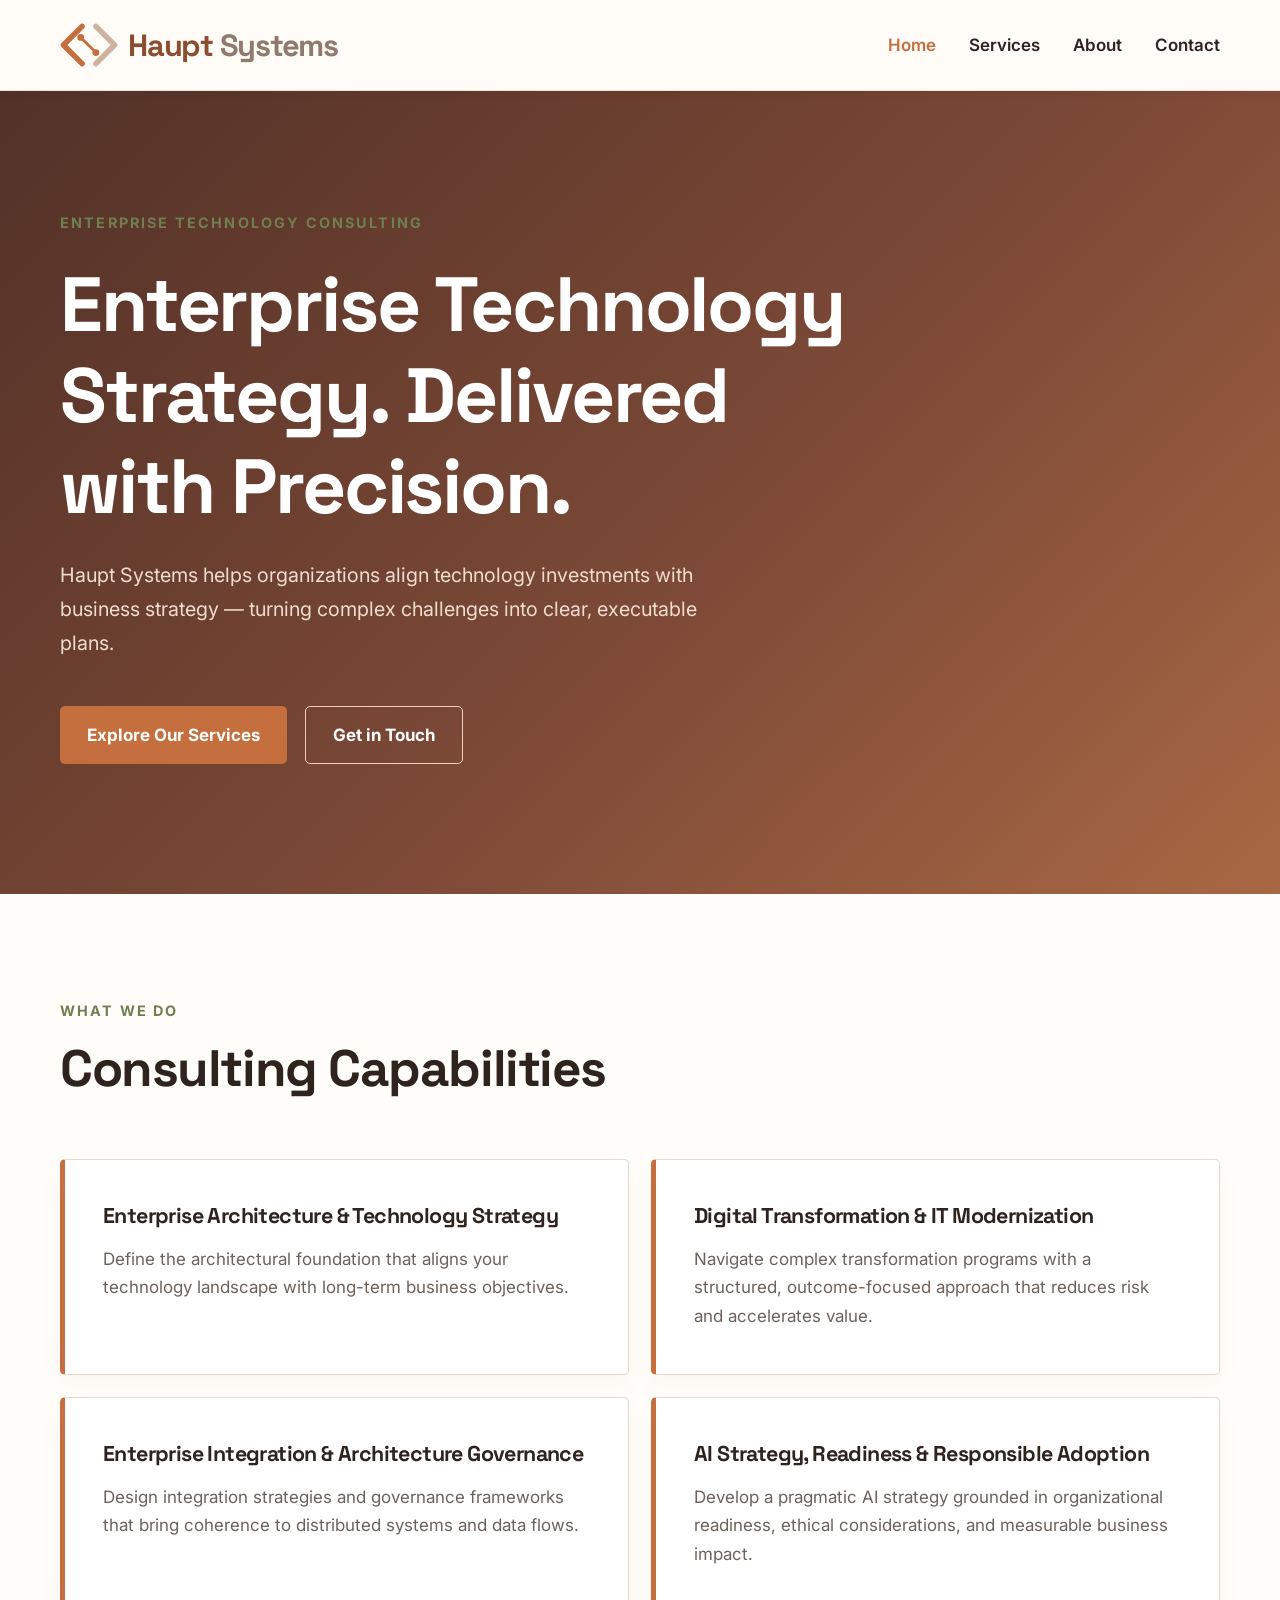
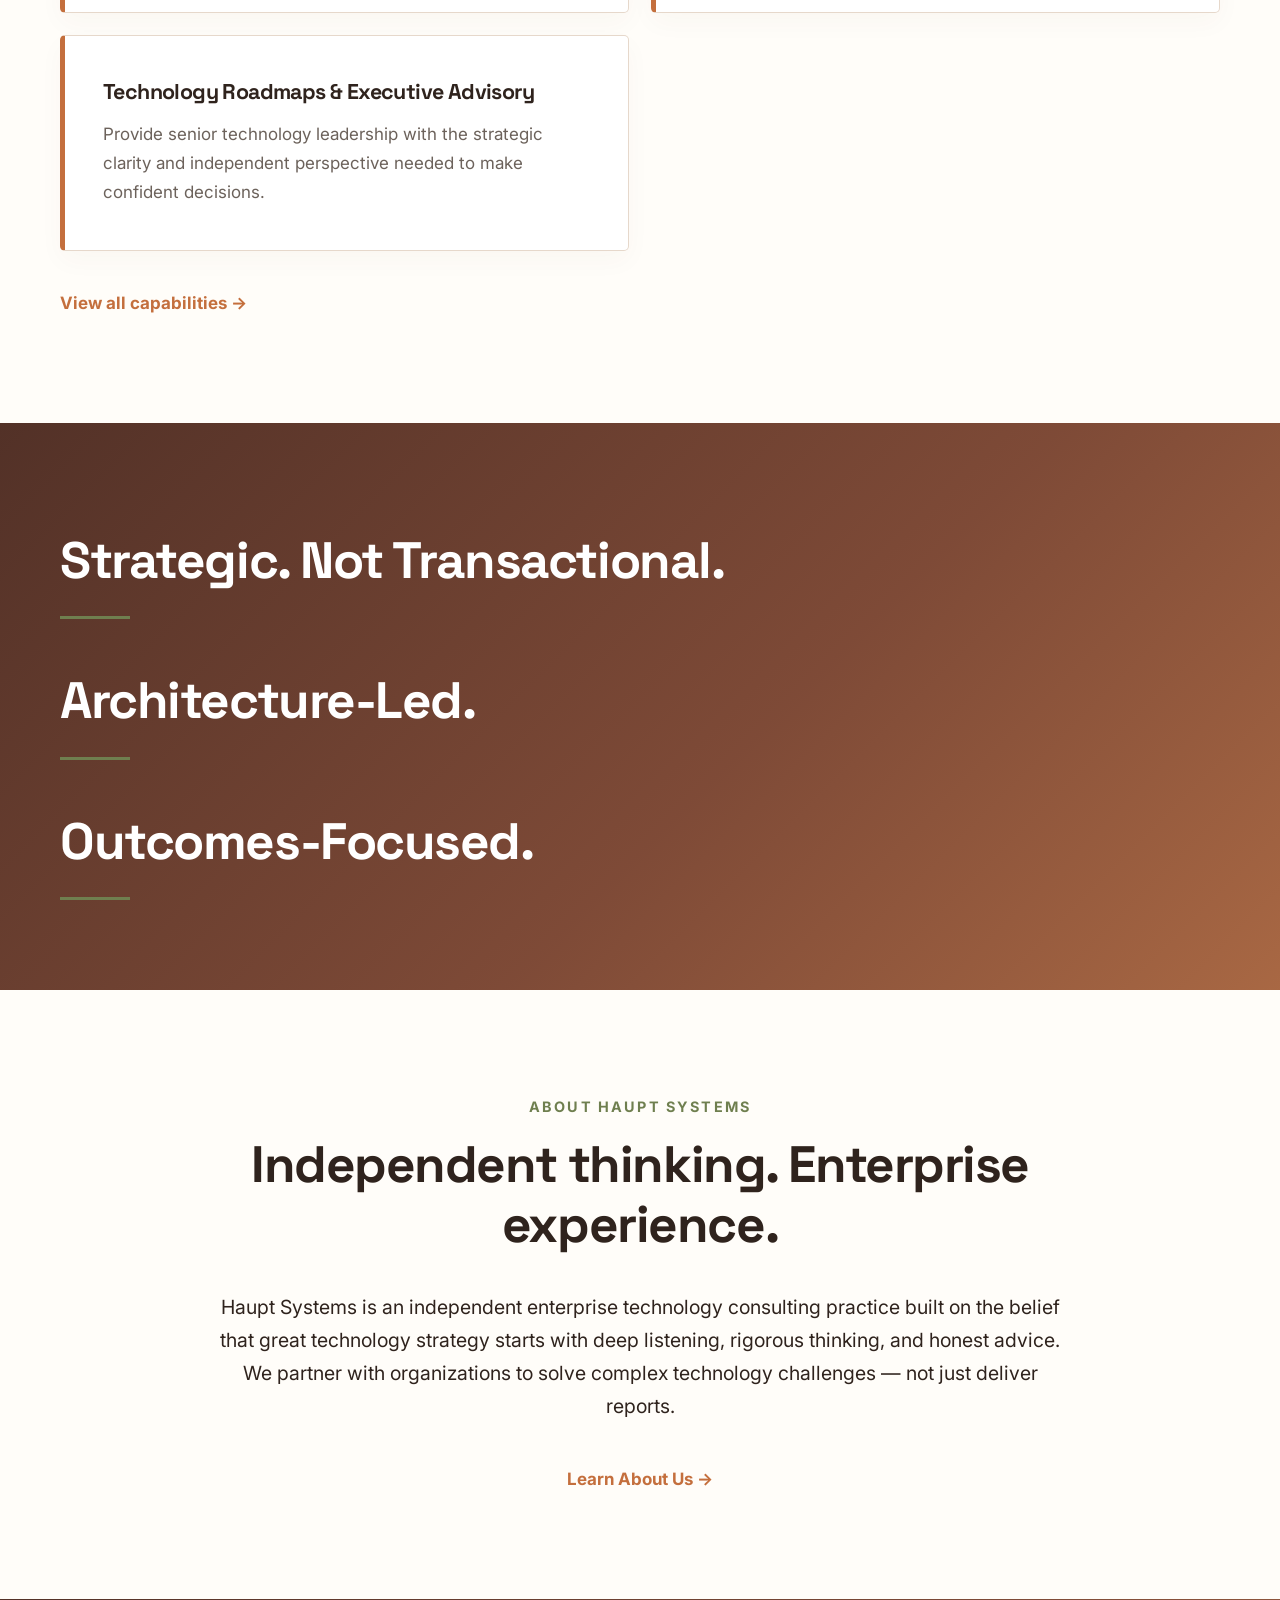
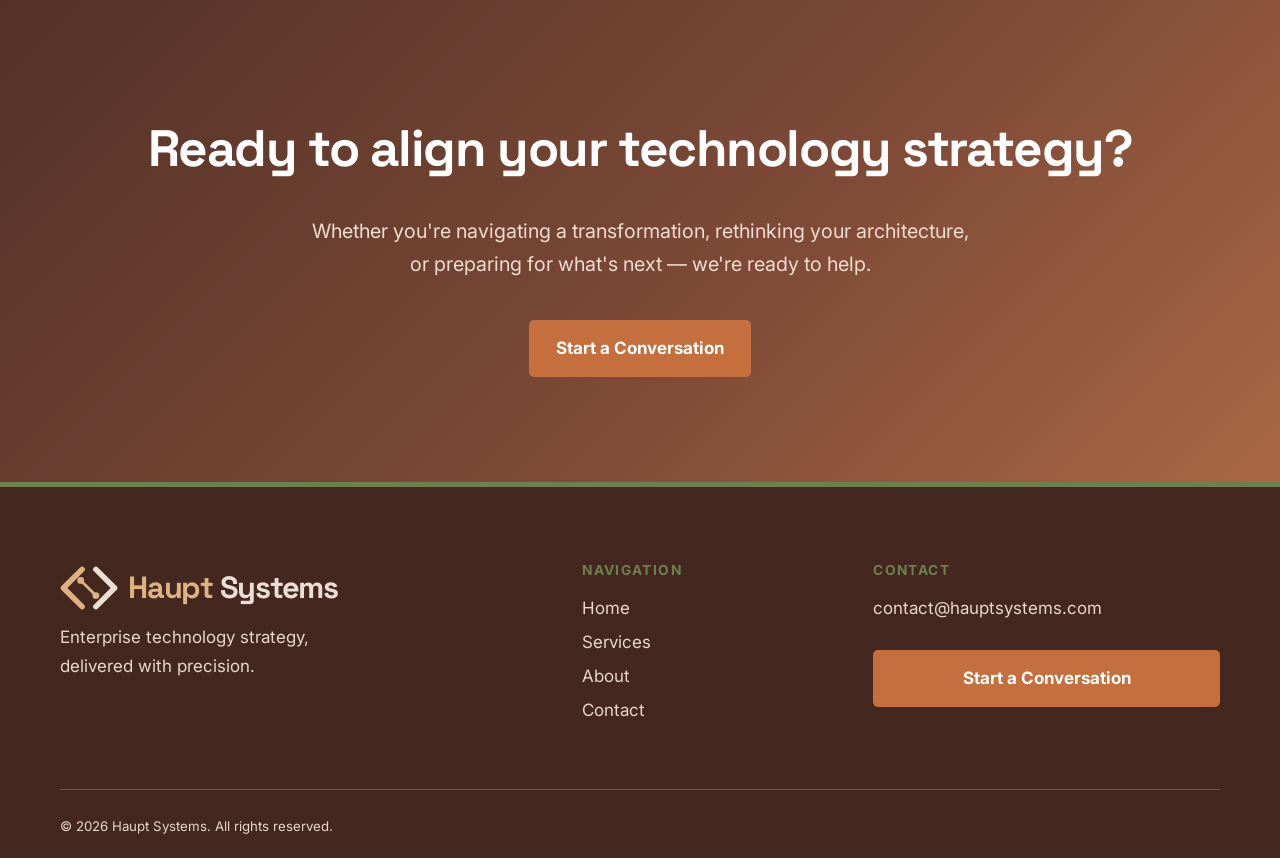
<file: index.html>
<!doctype html><html lang="en"><head><meta charset="utf-8"><meta name="viewport" content="width=device-width, initial-scale=1"><meta name="theme-color" content="#4f2d23"><meta name="description" content="Haupt Systems provides independent enterprise architecture, technology strategy, transformation, integration governance, and AI readiness advisory."><title>Enterprise Technology Consulting | Haupt Systems</title><link rel="icon" href="favicon.svg" type="image/svg+xml"><link rel="stylesheet" href="style.css"></head><body><a class="skip-link" href="#main">Skip to content</a><header class="site-header"><div class="container header-inner"><a class="brand" href="index.html" aria-label="Haupt Systems home"><svg class="logo-icon" xmlns="http://www.w3.org/2000/svg" viewBox="0 0 84 70" fill="none" aria-hidden="true"><path d="M32 8 5 35l27 27" stroke="#c46f3d" stroke-width="8" stroke-linecap="round" stroke-linejoin="round"/><path d="m52 8 27 27-27 27" stroke="#cdb39f" stroke-width="8" stroke-linecap="round" stroke-linejoin="round"/><path d="m30 24 22 22" stroke="#c46f3d" stroke-width="4"/><circle cx="30" cy="24" r="5" fill="#c46f3d"/><circle cx="52" cy="46" r="5" fill="#c46f3d"/></svg><span><b>Haupt</b> <em>Systems</em></span></a><button class="menu-toggle" aria-expanded="false" aria-controls="navigation" aria-label="Toggle navigation"><span></span><span></span><span></span></button><nav id="navigation" aria-label="Main navigation"><a href="index.html" class="active" aria-current="page">Home</a><a href="services.html" class="" >Services</a><a href="about.html" class="" >About</a><a href="contact.html" class="" >Contact</a></nav></div></header><main id="main"><section class="hero"><div class="container"><div class="eyebrow">Enterprise Technology Consulting</div><h1>Enterprise Technology<br>Strategy. Delivered<br>with Precision.</h1><p>Haupt Systems helps organizations align technology investments with business strategy — turning complex challenges into clear, executable plans.</p><div class="hero-actions"><a class="button button-primary" href="services.html">Explore Our Services</a><a class="button button-outline" href="contact.html">Get in Touch</a></div></div></section><section class="section"><div class="container"><div class="eyebrow">What We Do</div><h2>Consulting Capabilities</h2><div class="cards"><article class="service-card"><h3>Enterprise Architecture &amp; Technology Strategy</h3><p>Define the architectural foundation that aligns your technology landscape with long-term business objectives.</p></article><article class="service-card"><h3>Digital Transformation &amp; IT Modernization</h3><p>Navigate complex transformation programs with a structured, outcome-focused approach that reduces risk and accelerates value.</p></article><article class="service-card"><h3>Enterprise Integration &amp; Architecture Governance</h3><p>Design integration strategies and governance frameworks that bring coherence to distributed systems and data flows.</p></article><article class="service-card"><h3>AI Strategy, Readiness &amp; Responsible Adoption</h3><p>Develop a pragmatic AI strategy grounded in organizational readiness, ethical considerations, and measurable business impact.</p></article><article class="service-card"><h3>Technology Roadmaps &amp; Executive Advisory</h3><p>Provide senior technology leadership with the strategic clarity and independent perspective needed to make confident decisions.</p></article></div><a class="text-link" href="services.html">View all capabilities →</a></div></section><section class="dark-band"><div class="container pillars"><h2>Strategic. Not Transactional.</h2><h2>Architecture-Led.</h2><h2>Outcomes-Focused.</h2></div></section><section class="section centered"><div class="container narrow"><div class="eyebrow">About Haupt Systems</div><h2>Independent thinking. Enterprise experience.</h2><p>Haupt Systems is an independent enterprise technology consulting practice built on the belief that great technology strategy starts with deep listening, rigorous thinking, and honest advice. We partner with organizations to solve complex technology challenges — not just deliver reports.</p><a class="text-link" href="about.html">Learn About Us →</a></div></section><section class="cta"><div class="container"><h2>Ready to align your technology strategy?</h2><p>Whether you're navigating a transformation, rethinking your architecture, or preparing for what's next — we're ready to help.</p><a class="button button-primary" href="contact.html">Start a Conversation</a></div></section></main><footer class="site-footer"><div class="container footer-grid"><div><a class="brand brand-light" href="index.html"><svg class="logo-icon" xmlns="http://www.w3.org/2000/svg" viewBox="0 0 84 70" fill="none" aria-hidden="true"><path d="M32 8 5 35l27 27" stroke="#c46f3d" stroke-width="8" stroke-linecap="round" stroke-linejoin="round"/><path d="m52 8 27 27-27 27" stroke="#cdb39f" stroke-width="8" stroke-linecap="round" stroke-linejoin="round"/><path d="m30 24 22 22" stroke="#c46f3d" stroke-width="4"/><circle cx="30" cy="24" r="5" fill="#c46f3d"/><circle cx="52" cy="46" r="5" fill="#c46f3d"/></svg><span><b>Haupt</b> <em>Systems</em></span></a><p>Enterprise technology strategy,<br>delivered with precision.</p></div><div><h3>Navigation</h3><a href="index.html">Home</a><a href="services.html">Services</a><a href="about.html">About</a><a href="contact.html">Contact</a></div><div><h3>Contact</h3><a href="mailto:contact@hauptsystems.com">contact@hauptsystems.com</a><p><a class="button button-primary" href="contact.html">Start a Conversation</a></p></div></div><div class="container footer-bottom">© <span id="year">2026</span> Haupt Systems. All rights reserved.</div></footer><script src="script.js" defer></script></body></html>
</file>
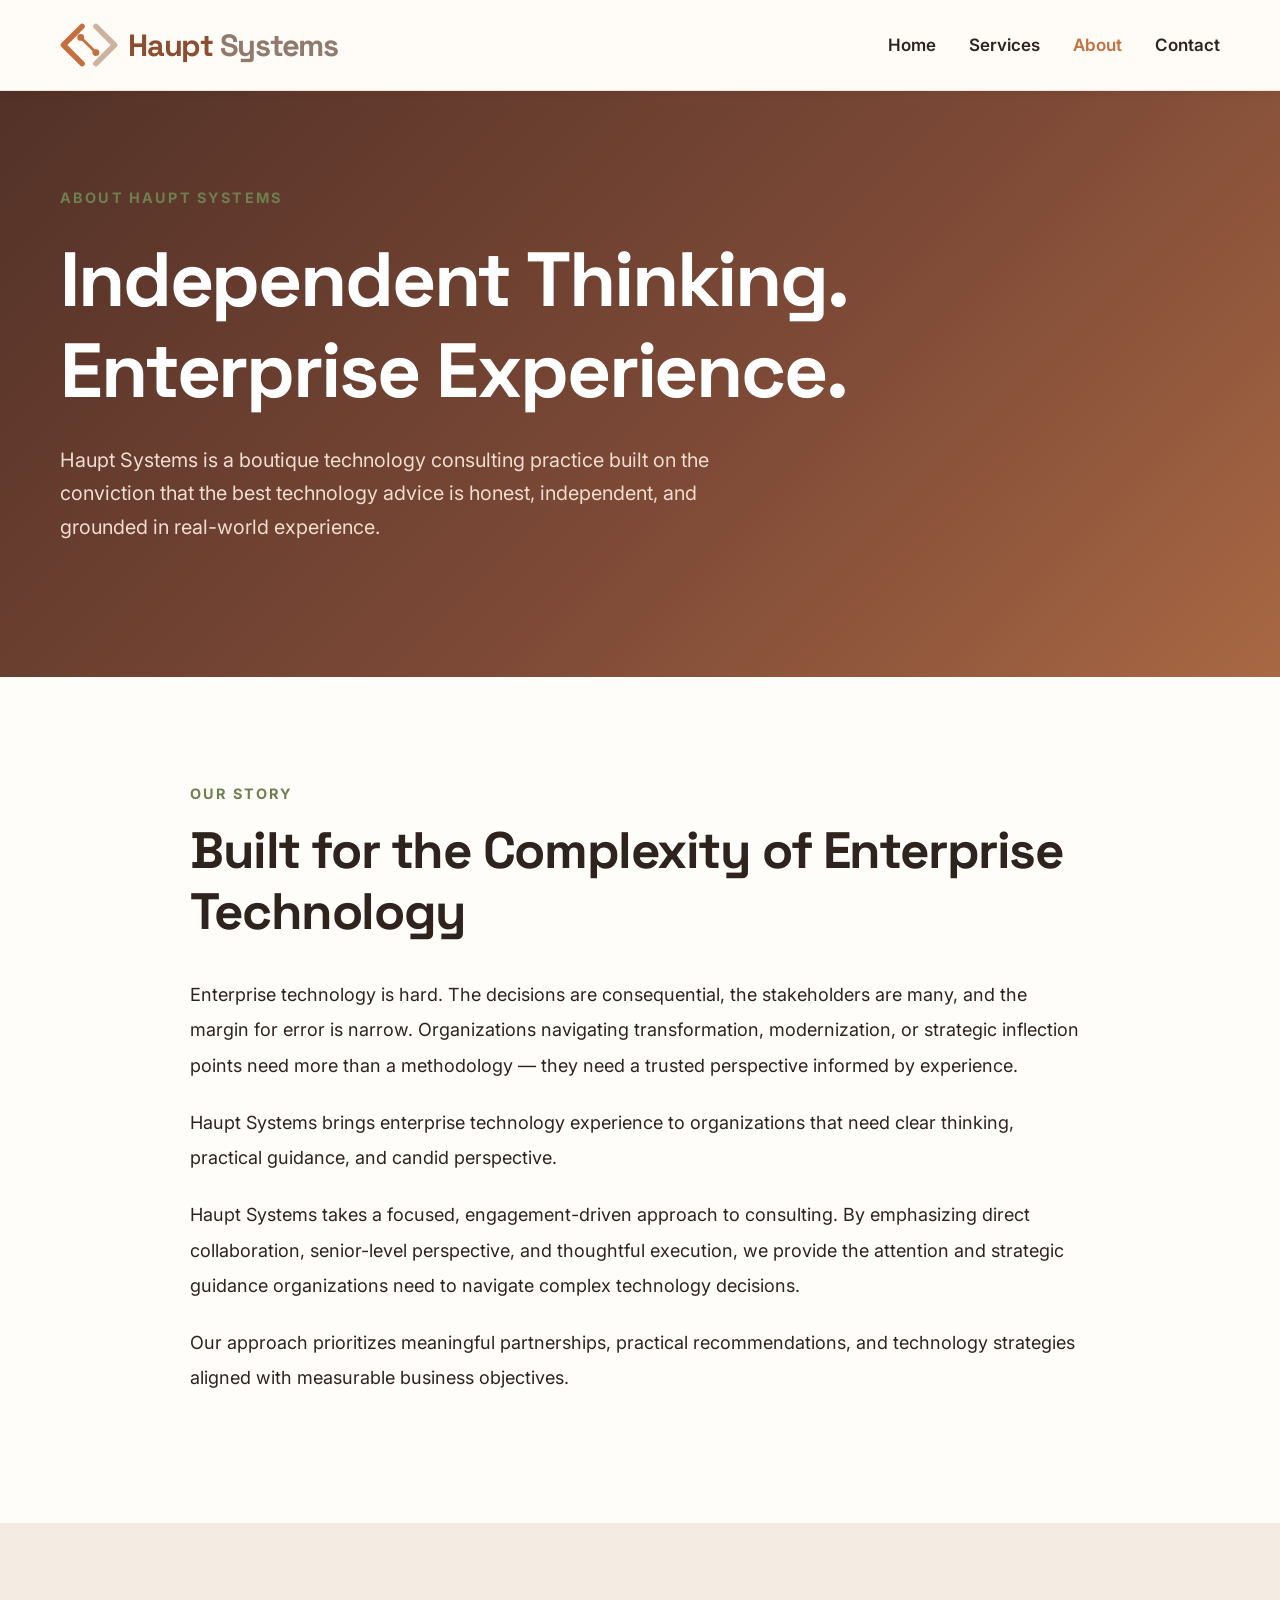
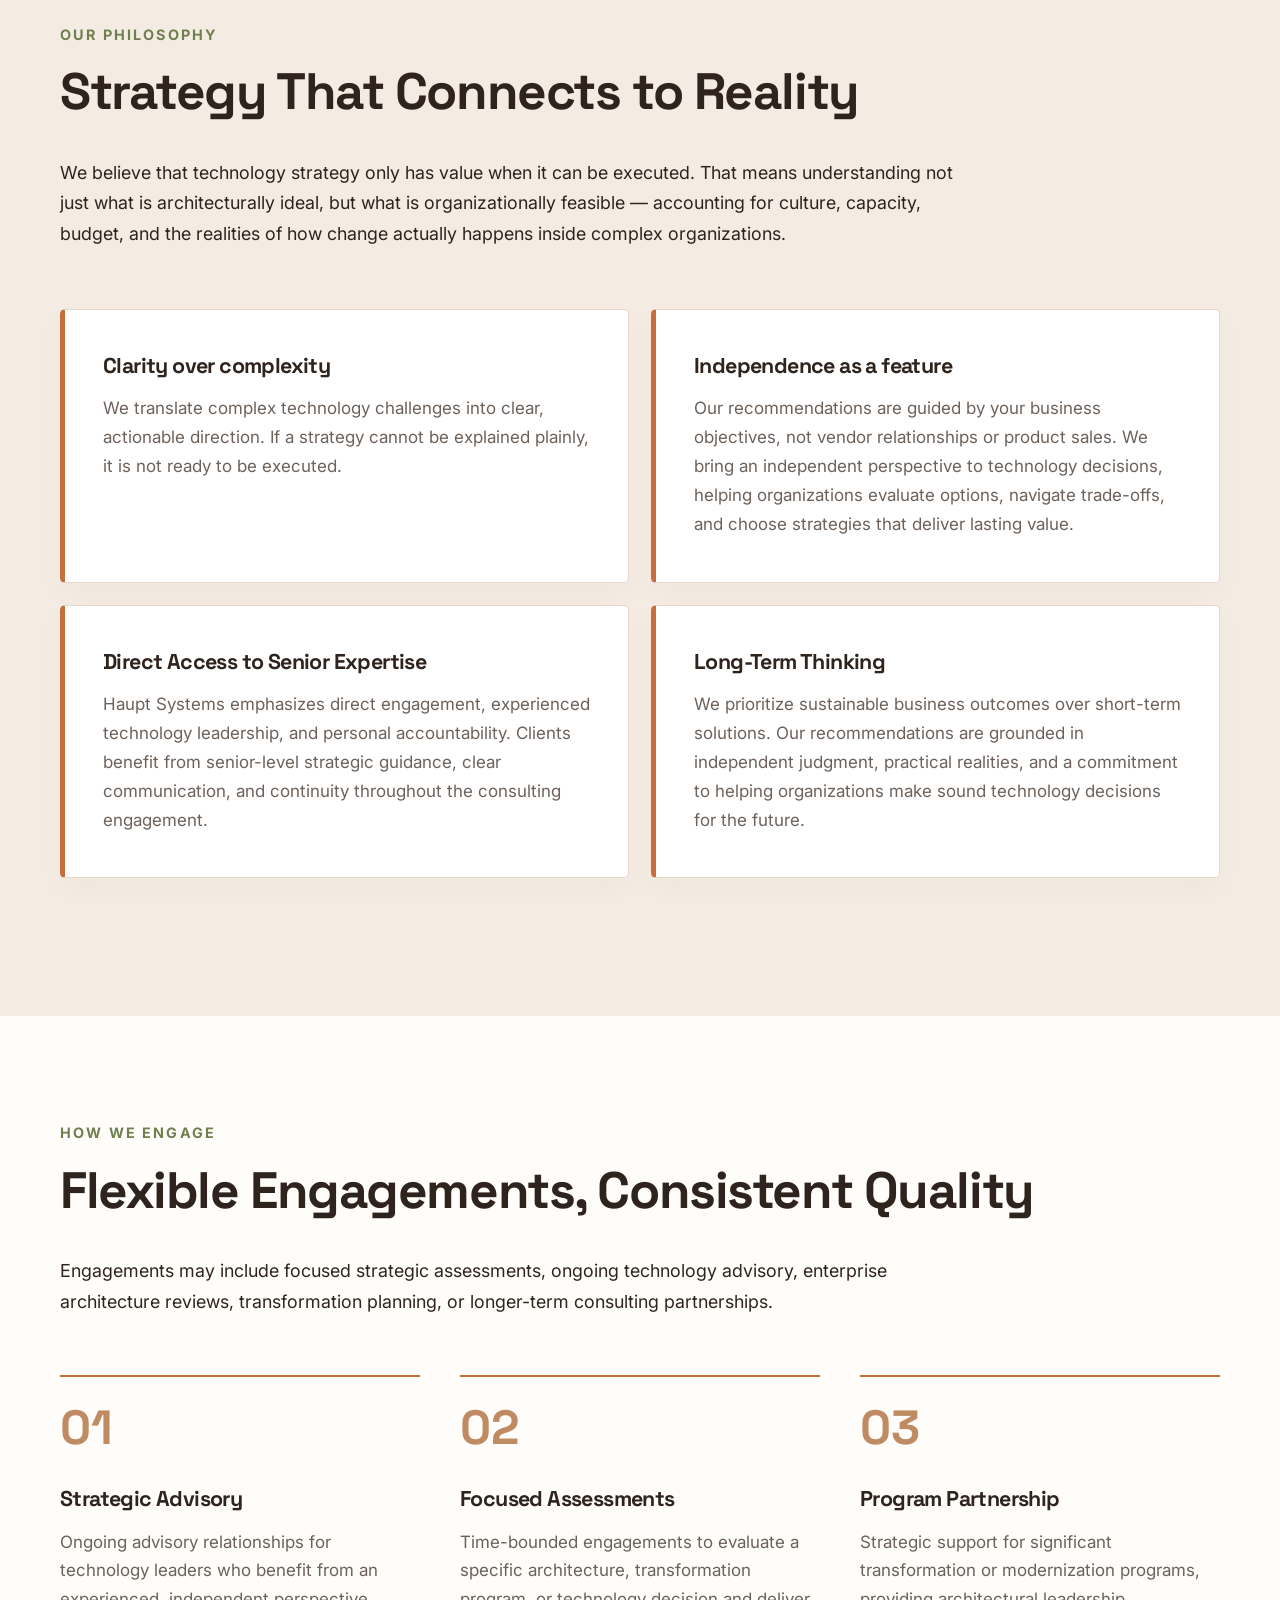
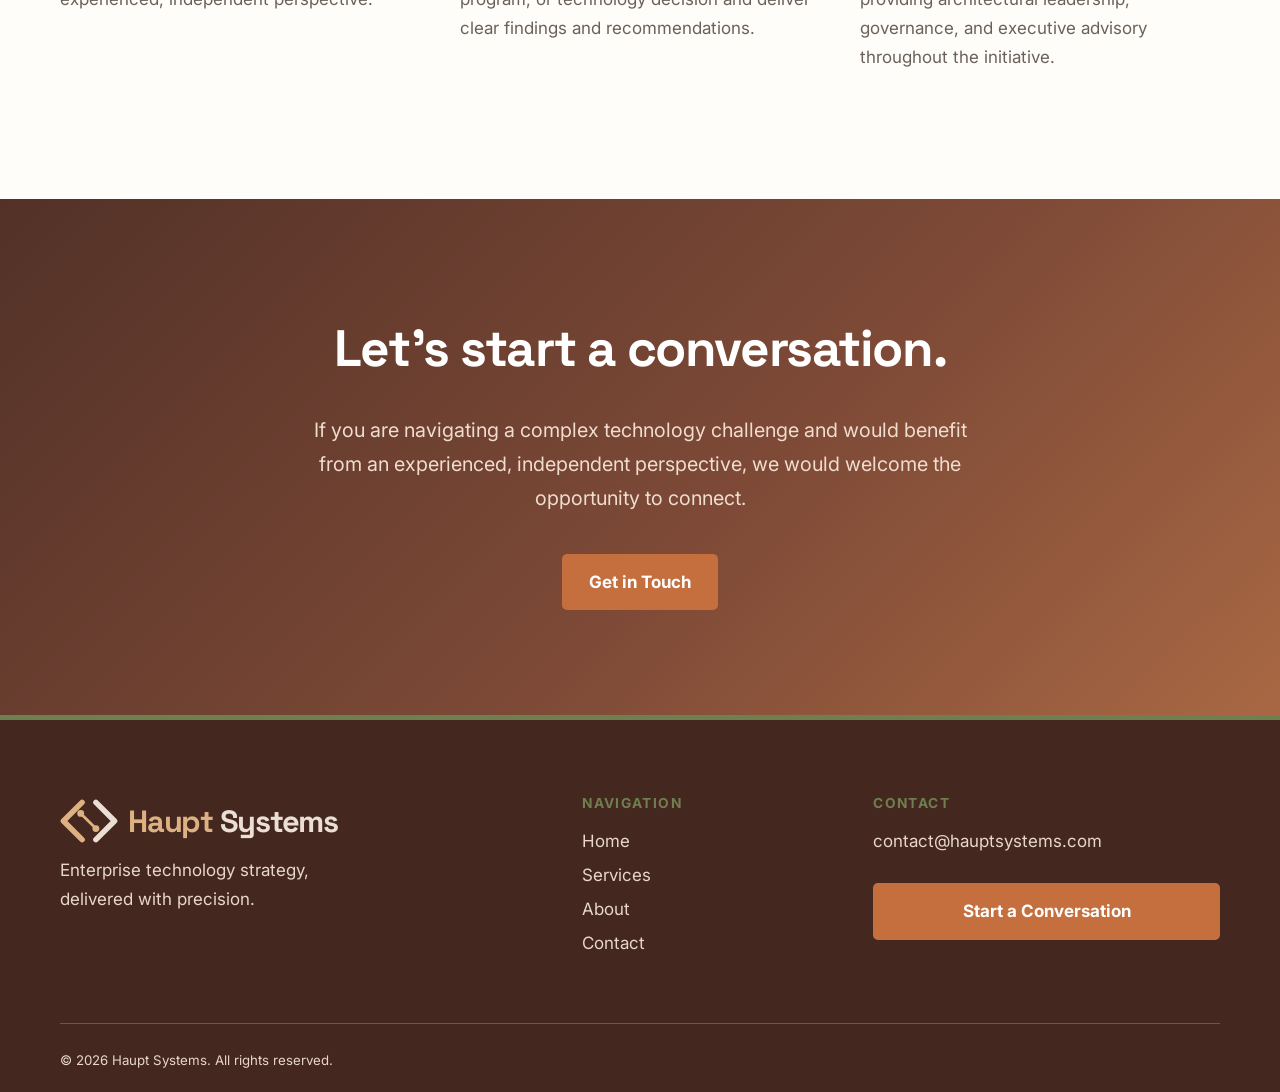
<file: about.html>
<!doctype html><html lang="en"><head><meta charset="utf-8"><meta name="viewport" content="width=device-width, initial-scale=1"><meta name="theme-color" content="#4f2d23"><meta name="description" content="Learn about Haupt Systems, an independent boutique enterprise technology consulting practice focused on architecture-led strategy and pragmatic guidance."><title>About Our Enterprise Technology Consulting Practice | Haupt Systems</title><link rel="icon" href="favicon.svg" type="image/svg+xml"><link rel="stylesheet" href="style.css"></head><body><a class="skip-link" href="#main">Skip to content</a><header class="site-header"><div class="container header-inner"><a class="brand" href="index.html" aria-label="Haupt Systems home"><svg class="logo-icon" xmlns="http://www.w3.org/2000/svg" viewBox="0 0 84 70" fill="none" aria-hidden="true"><path d="M32 8 5 35l27 27" stroke="#c46f3d" stroke-width="8" stroke-linecap="round" stroke-linejoin="round"/><path d="m52 8 27 27-27 27" stroke="#cdb39f" stroke-width="8" stroke-linecap="round" stroke-linejoin="round"/><path d="m30 24 22 22" stroke="#c46f3d" stroke-width="4"/><circle cx="30" cy="24" r="5" fill="#c46f3d"/><circle cx="52" cy="46" r="5" fill="#c46f3d"/></svg><span><b>Haupt</b> <em>Systems</em></span></a><button class="menu-toggle" aria-expanded="false" aria-controls="navigation" aria-label="Toggle navigation"><span></span><span></span><span></span></button><nav id="navigation" aria-label="Main navigation"><a href="index.html" class="" >Home</a><a href="services.html" class="" >Services</a><a href="about.html" class="active" aria-current="page">About</a><a href="contact.html" class="" >Contact</a></nav></div></header><main id="main"><section class="page-hero"><div class="container"><div class="eyebrow">About Haupt Systems</div><h1>Independent Thinking.<br>Enterprise Experience.</h1><p>Haupt Systems is a boutique technology consulting practice built on the conviction that the best technology advice is honest, independent, and grounded in real-world experience.</p></div></section><section class="section"><div class="container prose"><div class="eyebrow">Our Story</div><h2>Built for the Complexity of Enterprise Technology</h2><p>Enterprise technology is hard. The decisions are consequential, the stakeholders are many, and the margin for error is narrow. Organizations navigating transformation, modernization, or strategic inflection points need more than a methodology — they need a trusted perspective informed by experience.</p><p>Haupt Systems brings enterprise technology experience to organizations that need clear thinking, practical guidance, and candid perspective.</p><p>Haupt Systems takes a focused, engagement-driven approach to consulting. By emphasizing direct collaboration, senior-level perspective, and thoughtful execution, we provide the attention and strategic guidance organizations need to navigate complex technology decisions.</p><p>Our approach prioritizes meaningful partnerships, practical recommendations, and technology strategies aligned with measurable business objectives.</p></div></section><section class="soft-section"><div class="container"><div class="eyebrow">Our Philosophy</div><h2>Strategy That Connects to Reality</h2><p class="section-intro">We believe that technology strategy only has value when it can be executed. That means understanding not just what is architecturally ideal, but what is organizationally feasible — accounting for culture, capacity, budget, and the realities of how change actually happens inside complex organizations.</p><div class="cards"><article class="service-card"><h3>Clarity over complexity</h3><p>We translate complex technology challenges into clear, actionable direction. If a strategy cannot be explained plainly, it is not ready to be executed.</p></article><article class="service-card"><h3>Independence as a feature</h3><p>Our recommendations are guided by your business objectives, not vendor relationships or product sales. We bring an independent perspective to technology decisions, helping organizations evaluate options, navigate trade-offs, and choose strategies that deliver lasting value.</p></article><article class="service-card"><h3>Direct Access to Senior Expertise</h3><p>Haupt Systems emphasizes direct engagement, experienced technology leadership, and personal accountability. Clients benefit from senior-level strategic guidance, clear communication, and continuity throughout the consulting engagement.</p></article><article class="service-card"><h3>Long-Term Thinking</h3><p>We prioritize sustainable business outcomes over short-term solutions. Our recommendations are grounded in independent judgment, practical realities, and a commitment to helping organizations make sound technology decisions for the future.</p></article></div></div></section><section class="section"><div class="container"><div class="eyebrow">How We Engage</div><h2>Flexible Engagements, Consistent Quality</h2><p class="section-intro">Engagements may include focused strategic assessments, ongoing technology advisory, enterprise architecture reviews, transformation planning, or longer-term consulting partnerships.</p><div class="three-grid"><article><span class="num">01</span><h3>Strategic Advisory</h3><p>Ongoing advisory relationships for technology leaders who benefit from an experienced, independent perspective.</p></article><article><span class="num">02</span><h3>Focused Assessments</h3><p>Time-bounded engagements to evaluate a specific architecture, transformation program, or technology decision and deliver clear findings and recommendations.</p></article><article><span class="num">03</span><h3>Program Partnership</h3><p>Strategic support for significant transformation or modernization programs, providing architectural leadership, governance, and executive advisory throughout the initiative.</p></article></div></div></section><section class="cta"><div class="container"><h2>Let's start a conversation.</h2><p>If you are navigating a complex technology challenge and would benefit from an experienced, independent perspective, we would welcome the opportunity to connect.</p><a class="button button-primary" href="contact.html">Get in Touch</a></div></section></main><footer class="site-footer"><div class="container footer-grid"><div><a class="brand brand-light" href="index.html"><svg class="logo-icon" xmlns="http://www.w3.org/2000/svg" viewBox="0 0 84 70" fill="none" aria-hidden="true"><path d="M32 8 5 35l27 27" stroke="#c46f3d" stroke-width="8" stroke-linecap="round" stroke-linejoin="round"/><path d="m52 8 27 27-27 27" stroke="#cdb39f" stroke-width="8" stroke-linecap="round" stroke-linejoin="round"/><path d="m30 24 22 22" stroke="#c46f3d" stroke-width="4"/><circle cx="30" cy="24" r="5" fill="#c46f3d"/><circle cx="52" cy="46" r="5" fill="#c46f3d"/></svg><span><b>Haupt</b> <em>Systems</em></span></a><p>Enterprise technology strategy,<br>delivered with precision.</p></div><div><h3>Navigation</h3><a href="index.html">Home</a><a href="services.html">Services</a><a href="about.html">About</a><a href="contact.html">Contact</a></div><div><h3>Contact</h3><a href="mailto:contact@hauptsystems.com">contact@hauptsystems.com</a><p><a class="button button-primary" href="contact.html">Start a Conversation</a></p></div></div><div class="container footer-bottom">© <span id="year">2026</span> Haupt Systems. All rights reserved.</div></footer><script src="script.js" defer></script></body></html>
</file>
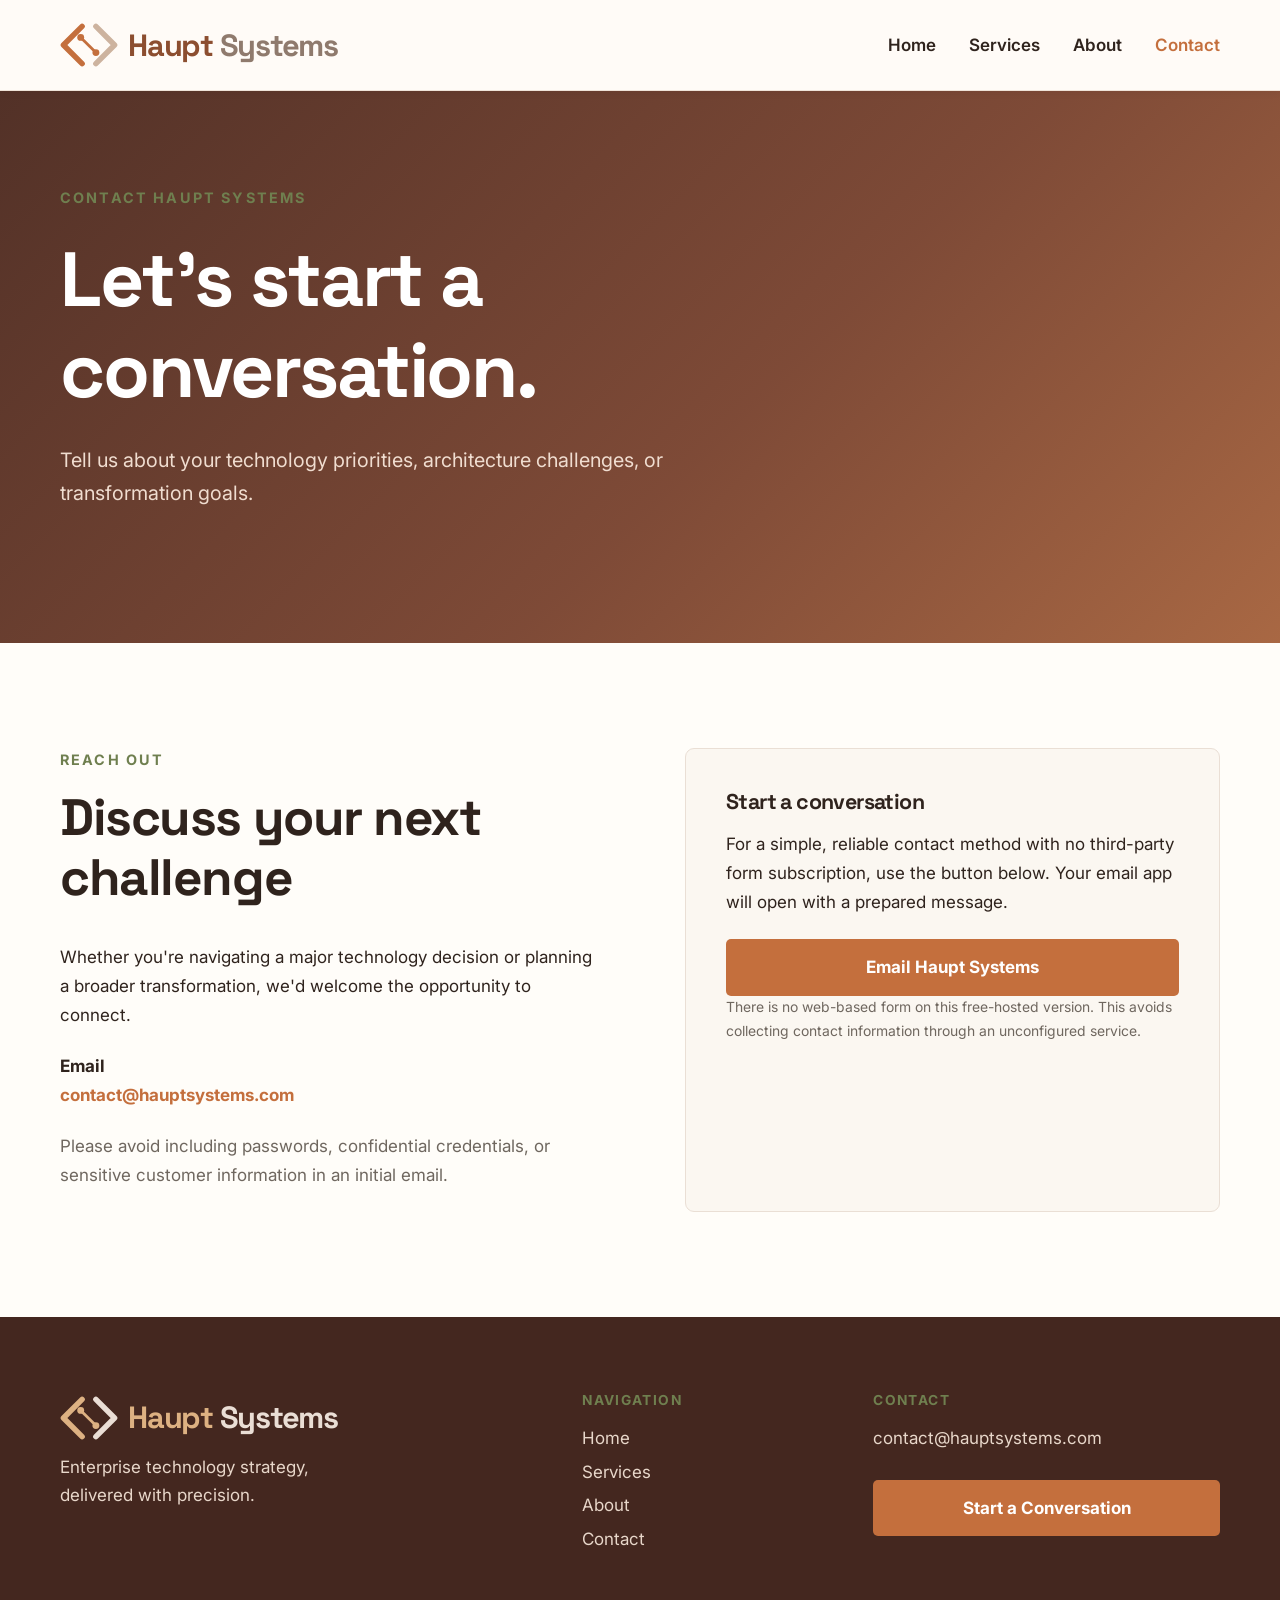
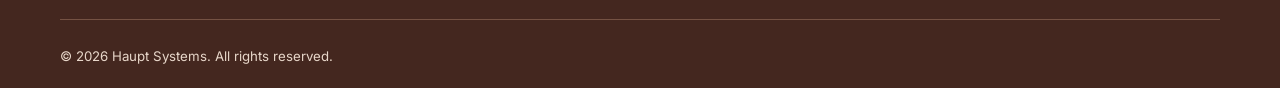
<file: contact.html>
<!doctype html><html lang="en"><head><meta charset="utf-8"><meta name="viewport" content="width=device-width, initial-scale=1"><meta name="theme-color" content="#4f2d23"><meta name="description" content="Contact Haupt Systems about enterprise architecture, technology transformation, AI readiness, and strategic advisory engagements."><title>Contact Our Enterprise Technology Consultants | Haupt Systems</title><link rel="icon" href="favicon.svg" type="image/svg+xml"><link rel="stylesheet" href="style.css"></head><body><a class="skip-link" href="#main">Skip to content</a><header class="site-header"><div class="container header-inner"><a class="brand" href="index.html" aria-label="Haupt Systems home"><svg class="logo-icon" xmlns="http://www.w3.org/2000/svg" viewBox="0 0 84 70" fill="none" aria-hidden="true"><path d="M32 8 5 35l27 27" stroke="#c46f3d" stroke-width="8" stroke-linecap="round" stroke-linejoin="round"/><path d="m52 8 27 27-27 27" stroke="#cdb39f" stroke-width="8" stroke-linecap="round" stroke-linejoin="round"/><path d="m30 24 22 22" stroke="#c46f3d" stroke-width="4"/><circle cx="30" cy="24" r="5" fill="#c46f3d"/><circle cx="52" cy="46" r="5" fill="#c46f3d"/></svg><span><b>Haupt</b> <em>Systems</em></span></a><button class="menu-toggle" aria-expanded="false" aria-controls="navigation" aria-label="Toggle navigation"><span></span><span></span><span></span></button><nav id="navigation" aria-label="Main navigation"><a href="index.html" class="" >Home</a><a href="services.html" class="" >Services</a><a href="about.html" class="" >About</a><a href="contact.html" class="active" aria-current="page">Contact</a></nav></div></header><main id="main"><section class="page-hero"><div class="container"><div class="eyebrow">Contact Haupt Systems</div><h1>Let's start a<br>conversation.</h1><p>Tell us about your technology priorities, architecture challenges, or transformation goals.</p></div></section><section class="section"><div class="container contact-grid"><div><div class="eyebrow">Reach Out</div><h2>Discuss your next challenge</h2><p>Whether you're navigating a major technology decision or planning a broader transformation, we'd welcome the opportunity to connect.</p><p><strong>Email</strong><br><a class="text-link" href="mailto:contact@hauptsystems.com">contact@hauptsystems.com</a></p><p class="muted">Please avoid including passwords, confidential credentials, or sensitive customer information in an initial email.</p></div><div class="contact-panel"><h3>Start a conversation</h3><p>For a simple, reliable contact method with no third-party form subscription, use the button below. Your email app will open with a prepared message.</p><a class="button button-primary button-wide" href="mailto:contact@hauptsystems.com?subject=Haupt%20Systems%20Consulting%20Inquiry">Email Haupt Systems</a><p class="muted small">There is no web-based form on this free-hosted version. This avoids collecting contact information through an unconfigured service.</p></div></div></section></main><footer class="site-footer"><div class="container footer-grid"><div><a class="brand brand-light" href="index.html"><svg class="logo-icon" xmlns="http://www.w3.org/2000/svg" viewBox="0 0 84 70" fill="none" aria-hidden="true"><path d="M32 8 5 35l27 27" stroke="#c46f3d" stroke-width="8" stroke-linecap="round" stroke-linejoin="round"/><path d="m52 8 27 27-27 27" stroke="#cdb39f" stroke-width="8" stroke-linecap="round" stroke-linejoin="round"/><path d="m30 24 22 22" stroke="#c46f3d" stroke-width="4"/><circle cx="30" cy="24" r="5" fill="#c46f3d"/><circle cx="52" cy="46" r="5" fill="#c46f3d"/></svg><span><b>Haupt</b> <em>Systems</em></span></a><p>Enterprise technology strategy,<br>delivered with precision.</p></div><div><h3>Navigation</h3><a href="index.html">Home</a><a href="services.html">Services</a><a href="about.html">About</a><a href="contact.html">Contact</a></div><div><h3>Contact</h3><a href="mailto:contact@hauptsystems.com">contact@hauptsystems.com</a><p><a class="button button-primary" href="contact.html">Start a Conversation</a></p></div></div><div class="container footer-bottom">© <span id="year">2026</span> Haupt Systems. All rights reserved.</div></footer><script src="script.js" defer></script></body></html>
</file>
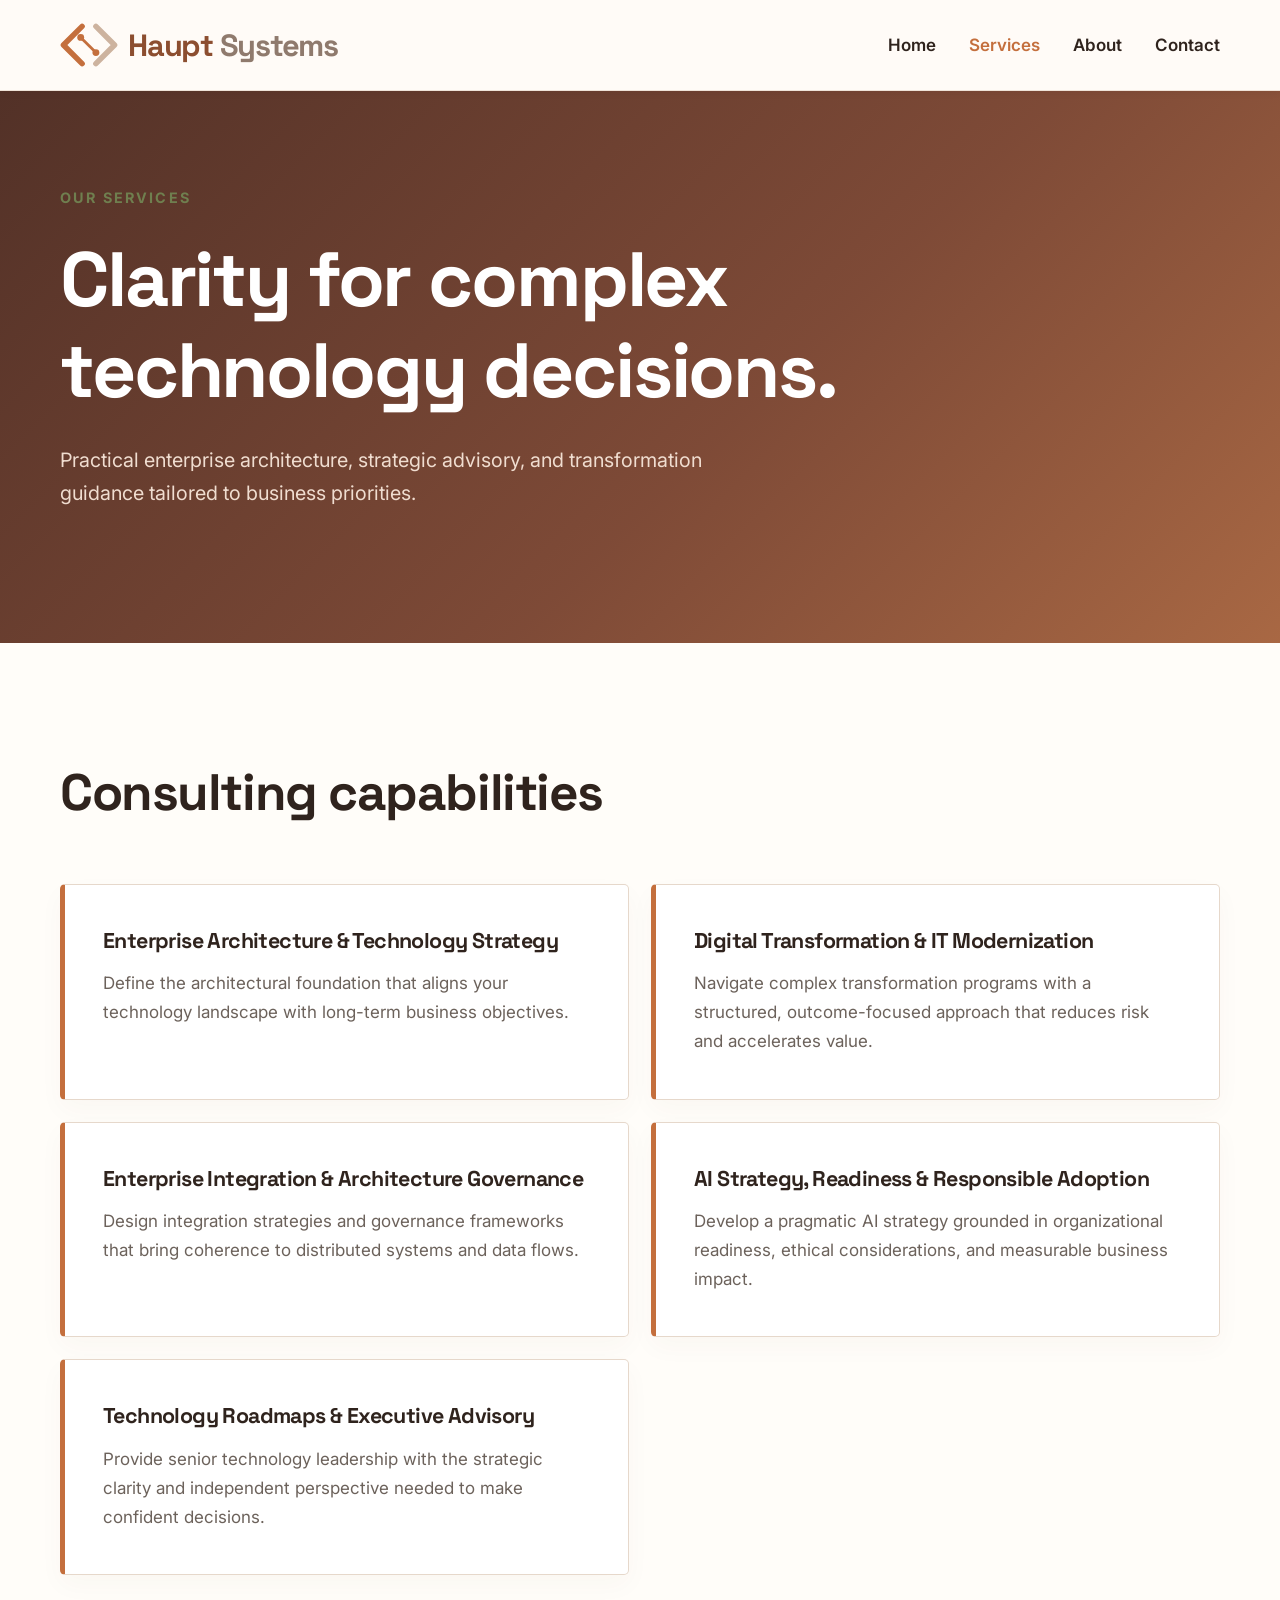
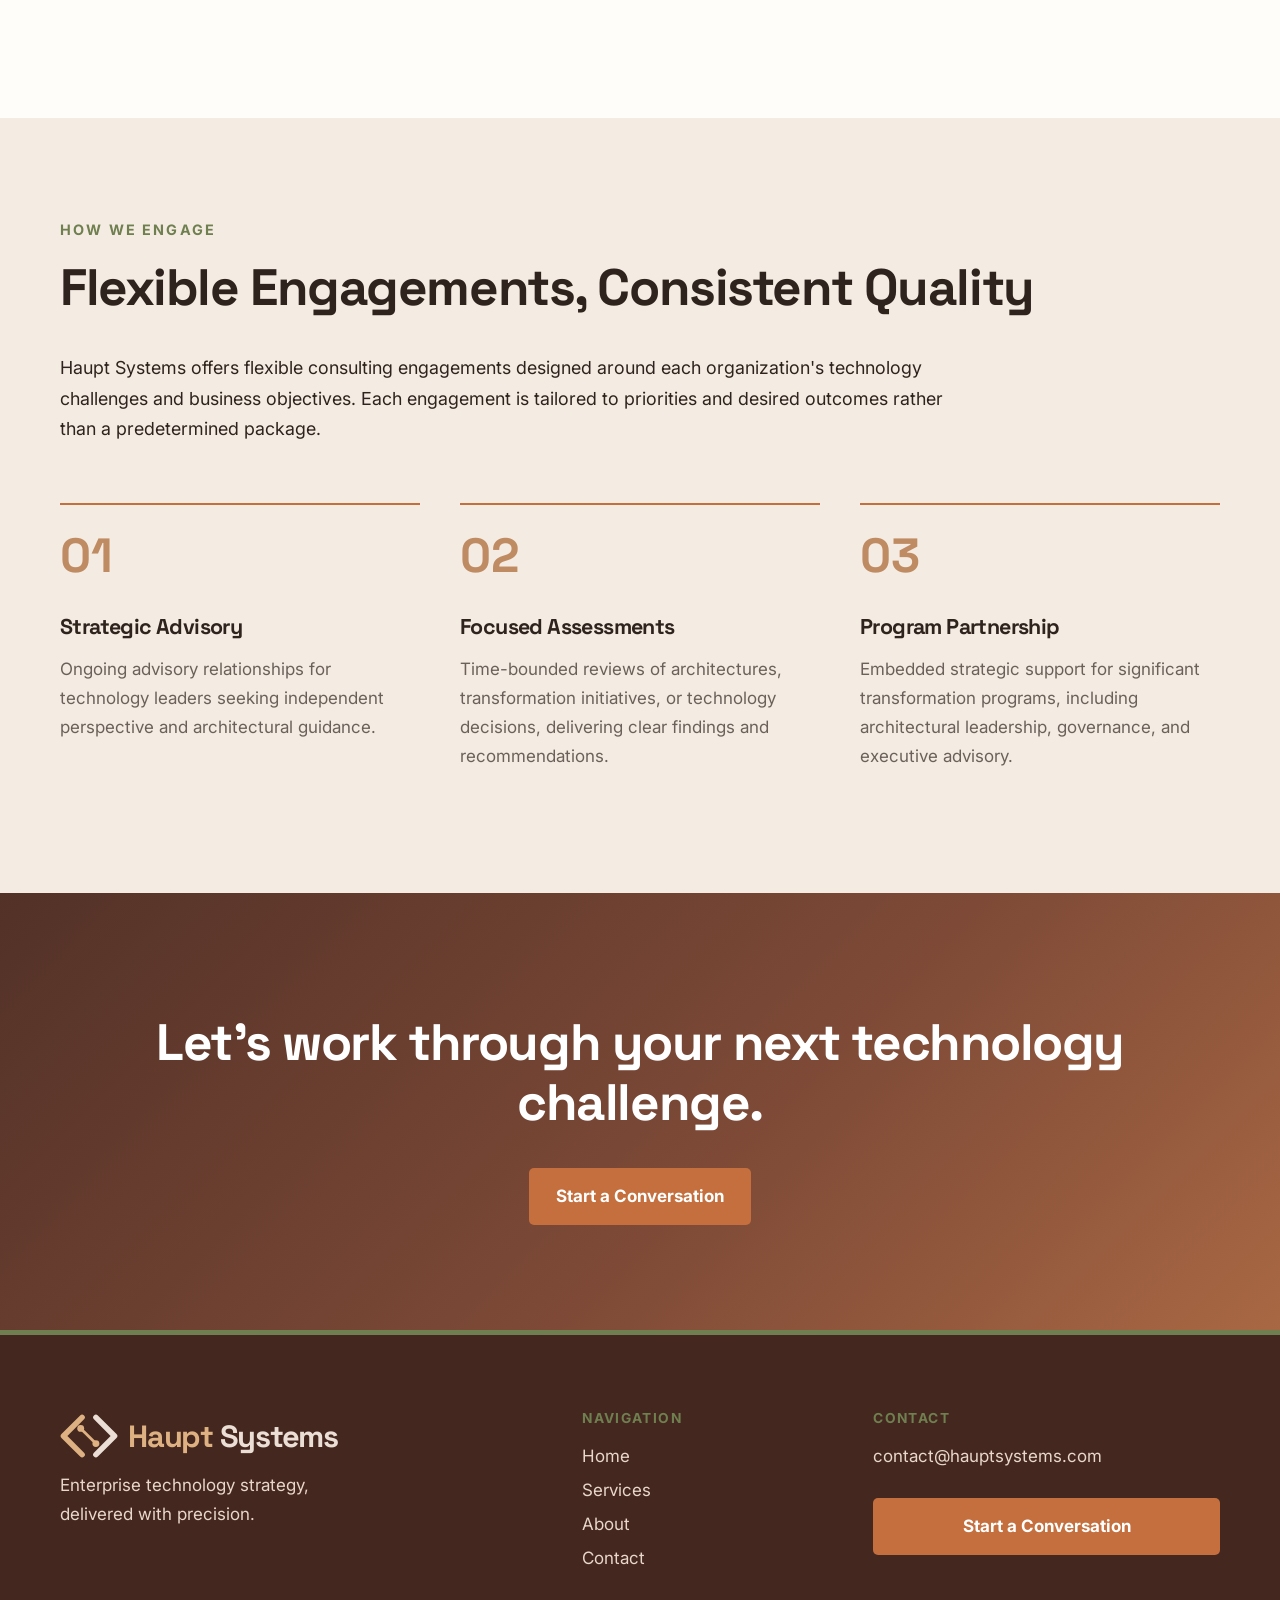
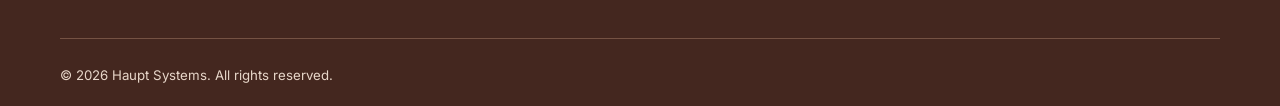
<file: services.html>
<!doctype html><html lang="en"><head><meta charset="utf-8"><meta name="viewport" content="width=device-width, initial-scale=1"><meta name="theme-color" content="#4f2d23"><meta name="description" content="Explore architecture strategy, modernization, integration governance, AI readiness, roadmaps, and executive advisory services from Haupt Systems."><title>Enterprise Architecture &amp; Technology Strategy Services | Haupt Systems</title><link rel="icon" href="favicon.svg" type="image/svg+xml"><link rel="stylesheet" href="style.css"></head><body><a class="skip-link" href="#main">Skip to content</a><header class="site-header"><div class="container header-inner"><a class="brand" href="index.html" aria-label="Haupt Systems home"><svg class="logo-icon" xmlns="http://www.w3.org/2000/svg" viewBox="0 0 84 70" fill="none" aria-hidden="true"><path d="M32 8 5 35l27 27" stroke="#c46f3d" stroke-width="8" stroke-linecap="round" stroke-linejoin="round"/><path d="m52 8 27 27-27 27" stroke="#cdb39f" stroke-width="8" stroke-linecap="round" stroke-linejoin="round"/><path d="m30 24 22 22" stroke="#c46f3d" stroke-width="4"/><circle cx="30" cy="24" r="5" fill="#c46f3d"/><circle cx="52" cy="46" r="5" fill="#c46f3d"/></svg><span><b>Haupt</b> <em>Systems</em></span></a><button class="menu-toggle" aria-expanded="false" aria-controls="navigation" aria-label="Toggle navigation"><span></span><span></span><span></span></button><nav id="navigation" aria-label="Main navigation"><a href="index.html" class="" >Home</a><a href="services.html" class="active" aria-current="page">Services</a><a href="about.html" class="" >About</a><a href="contact.html" class="" >Contact</a></nav></div></header><main id="main"><section class="page-hero"><div class="container"><div class="eyebrow">Our Services</div><h1>Clarity for complex<br>technology decisions.</h1><p>Practical enterprise architecture, strategic advisory, and transformation guidance tailored to business priorities.</p></div></section><section class="section"><div class="container"><h2>Consulting capabilities</h2><div class="cards"><article class="service-card"><h3>Enterprise Architecture &amp; Technology Strategy</h3><p>Define the architectural foundation that aligns your technology landscape with long-term business objectives.</p></article><article class="service-card"><h3>Digital Transformation &amp; IT Modernization</h3><p>Navigate complex transformation programs with a structured, outcome-focused approach that reduces risk and accelerates value.</p></article><article class="service-card"><h3>Enterprise Integration &amp; Architecture Governance</h3><p>Design integration strategies and governance frameworks that bring coherence to distributed systems and data flows.</p></article><article class="service-card"><h3>AI Strategy, Readiness &amp; Responsible Adoption</h3><p>Develop a pragmatic AI strategy grounded in organizational readiness, ethical considerations, and measurable business impact.</p></article><article class="service-card"><h3>Technology Roadmaps &amp; Executive Advisory</h3><p>Provide senior technology leadership with the strategic clarity and independent perspective needed to make confident decisions.</p></article></div></div></section><section class="soft-section"><div class="container"><div class="eyebrow">How We Engage</div><h2>Flexible Engagements, Consistent Quality</h2><p class="section-intro">Haupt Systems offers flexible consulting engagements designed around each organization's technology challenges and business objectives. Each engagement is tailored to priorities and desired outcomes rather than a predetermined package.</p><div class="three-grid"><article><span class="num">01</span><h3>Strategic Advisory</h3><p>Ongoing advisory relationships for technology leaders seeking independent perspective and architectural guidance.</p></article><article><span class="num">02</span><h3>Focused Assessments</h3><p>Time-bounded reviews of architectures, transformation initiatives, or technology decisions, delivering clear findings and recommendations.</p></article><article><span class="num">03</span><h3>Program Partnership</h3><p>Embedded strategic support for significant transformation programs, including architectural leadership, governance, and executive advisory.</p></article></div></div></section><section class="cta"><div class="container"><h2>Let's work through your next technology challenge.</h2><a class="button button-primary" href="contact.html">Start a Conversation</a></div></section></main><footer class="site-footer"><div class="container footer-grid"><div><a class="brand brand-light" href="index.html"><svg class="logo-icon" xmlns="http://www.w3.org/2000/svg" viewBox="0 0 84 70" fill="none" aria-hidden="true"><path d="M32 8 5 35l27 27" stroke="#c46f3d" stroke-width="8" stroke-linecap="round" stroke-linejoin="round"/><path d="m52 8 27 27-27 27" stroke="#cdb39f" stroke-width="8" stroke-linecap="round" stroke-linejoin="round"/><path d="m30 24 22 22" stroke="#c46f3d" stroke-width="4"/><circle cx="30" cy="24" r="5" fill="#c46f3d"/><circle cx="52" cy="46" r="5" fill="#c46f3d"/></svg><span><b>Haupt</b> <em>Systems</em></span></a><p>Enterprise technology strategy,<br>delivered with precision.</p></div><div><h3>Navigation</h3><a href="index.html">Home</a><a href="services.html">Services</a><a href="about.html">About</a><a href="contact.html">Contact</a></div><div><h3>Contact</h3><a href="mailto:contact@hauptsystems.com">contact@hauptsystems.com</a><p><a class="button button-primary" href="contact.html">Start a Conversation</a></p></div></div><div class="container footer-bottom">© <span id="year">2026</span> Haupt Systems. All rights reserved.</div></footer><script src="script.js" defer></script></body></html>
</file>
<file: style.css>
@import url('https://fonts.googleapis.com/css2?family=Inter:wght@400;500;600;700;800&family=Space+Grotesk:wght@500;600;700&display=swap');

:root{
  --navy:#4f2d23;
  --teal:#6f7f4f;
  --accent:#c46f3d;
  --accent-soft:#ddb182;
  --ink:#2f231d;
  --muted:#6f6259;
  --soft:#f4ece3;
  --panel:#fbf7f1;
  --stone:#d8c5b2;
  --paper:#fffdf9;
}

*{box-sizing:border-box}
html{scroll-behavior:smooth}
body{margin:0;background:var(--paper);color:var(--ink);font:17px/1.7 Inter,Arial,sans-serif}
h1,h2,h3{font-family:'Space Grotesk',Inter,Arial,sans-serif;line-height:1.18;letter-spacing:-.028em}
h1{font-size:clamp(2.9rem,6vw,5rem);margin:24px 0 28px}
h2{font-size:clamp(2.2rem,4vw,3.3rem);margin:15px 0 35px}
h3{font-size:1.34rem;margin:0 0 16px}
p{margin:0 0 22px}
.container{width:min(1160px,calc(100% - 60px));margin:auto}
.site-header{background:rgba(255,251,247,.96);position:sticky;top:0;z-index:10;box-shadow:0 1px 8px #2f231d12;border-bottom:1px solid #efe3d8}
.header-inner{display:flex;justify-content:space-between;align-items:center;min-height:90px;gap:20px}
.brand{display:inline-flex;align-items:center;gap:10px;text-decoration:none;font:700 clamp(1.2rem,2.4vw,2rem) 'Space Grotesk',sans-serif;color:#8c4e30;letter-spacing:-.04em;white-space:nowrap}
.brand em{font-style:normal;color:#8f7a6d}
.logo-icon{width:58px;height:52px;flex-shrink:0}
nav{display:flex;gap:33px;align-items:center}
nav a{color:var(--ink);font-weight:600;text-decoration:none}
nav a.active,nav a:hover{color:var(--accent)}
.menu-toggle{display:none}
.hero,.page-hero,.cta,.dark-band{
  background:
    linear-gradient(135deg, rgba(79,45,35,.98) 0%, rgba(121,67,47,.96) 58%, rgba(161,91,52,.92) 100%);
  color:#fff;
}
.hero{padding:120px 0 130px}
.hero p,.page-hero p,.cta p{color:#f0ddd0;max-width:670px;font-size:1.24rem}
.hero h1{max-width:900px}
.page-hero{padding:95px 0 110px}
.page-hero h1{max-width:980px}
.eyebrow{font-weight:700;letter-spacing:.15em;text-transform:uppercase;color:var(--teal);font-size:.9rem}
.hero-actions{display:flex;flex-wrap:wrap;gap:18px;margin-top:45px}
.button{border-radius:5px;padding:14px 27px;display:inline-flex;align-items:center;justify-content:center;text-align:center;text-decoration:none;font-weight:700;min-height:54px;transition:filter .2s, transform .2s, box-shadow .2s}
.button:hover{filter:brightness(1.05);transform:translateY(-1px);box-shadow:0 10px 24px #2f231d1a}
.button-primary{background:var(--accent);color:#fff}
.button-outline{border:1px solid #f1d1b2;color:#fff;background:transparent}
.button-wide{width:100%}
.section{padding:105px 0}
.cards{display:grid;grid-template-columns:repeat(2,minmax(0,1fr));gap:22px;margin:60px 0 38px}
.service-card{border:1px solid #e6d8cb;border-left:5px solid var(--accent);padding:43px 38px;border-radius:5px;background:white;box-shadow:0 10px 26px #56352508}
.service-card p{color:#6c625b;margin:0}
.text-link{font-weight:700;color:var(--accent);text-decoration:none}
.text-link:hover{text-decoration:underline}
.dark-band{padding:90px 0}
.pillars h2{max-width:900px;margin:18px 0 52px}
.pillars h2:after{content:'';display:block;background:var(--teal);height:3px;width:70px;margin-top:25px}
.pillars h2:last-child{margin-bottom:0}
.centered{text-align:center}
.narrow{max-width:850px}
.narrow p{font-size:1.22rem;margin-bottom:42px}
.cta{padding:105px 0;text-align:center;border-bottom:5px solid var(--teal)}
.cta p{margin:0 auto 38px}
.soft-section{background:var(--soft);padding:100px 0}
.section-intro{max-width:900px;font-size:1.12rem}
.prose{max-width:900px}
.prose p{font-size:1.13rem;line-height:1.95}
.three-grid{display:grid;grid-template-columns:repeat(3,1fr);gap:40px;margin-top:58px}
.three-grid article{border-top:2px solid var(--accent);padding-top:20px}
.three-grid p{color:#6b615a}
.num{font:700 3rem 'Space Grotesk',sans-serif;color:#bf8b63;display:block;margin:0 0 28px}
.contact-grid{display:grid;grid-template-columns:1fr 1fr;gap:90px}
.contact-panel{background:var(--panel);padding:40px;border-radius:9px;border:1px solid #eadfd5}
.muted{color:#6f675f}
.small{font-size:.87rem}
.site-footer{background:#44271f;color:#e8d7ca;padding:75px 0 20px}
.footer-grid{display:grid;grid-template-columns:2fr 1fr 1.5fr;gap:60px}
.brand-light b{color:#ddb182}
.brand-light em{color:#eaded5}
.brand-light .logo-icon path:first-child,.brand-light .logo-icon path:nth-child(3){stroke:#ddb182}
.brand-light .logo-icon circle{fill:#ddb182}
.brand-light .logo-icon path:nth-child(2){stroke:#eaded5}
.site-footer h3{color:var(--teal);font:700 .86rem Inter,sans-serif;text-transform:uppercase;letter-spacing:.1em}
.site-footer a:not(.brand):not(.button){display:block;color:#e8d7ca;text-decoration:none;margin-bottom:5px}
.site-footer a:hover{text-decoration:underline}
.site-footer .button{width:100%;margin-top:22px}
.footer-bottom{border-top:1px solid #755243;margin-top:60px;padding-top:25px;font-size:.83rem}
.skip-link{position:absolute;top:-100px;left:5px;background:white;padding:10px;z-index:100}
.skip-link:focus{top:5px}
:focus-visible{outline:3px solid var(--teal);outline-offset:3px}

@media(max-width:760px){
  .container{width:calc(100% - 42px)}
  .header-inner{min-height:76px}
  .brand{font-size:1.45rem}
  .logo-icon{width:48px;height:43px}
  .menu-toggle{display:grid;gap:5px;border:0;background:transparent;padding:13px;cursor:pointer}
  .menu-toggle span{width:24px;height:2.5px;background:#412922}
  nav{display:none;position:absolute;top:76px;left:0;right:0;background:#fffaf5;box-shadow:0 5px 10px #0002;padding:20px;flex-direction:column;align-items:stretch;gap:5px}
  nav.open{display:flex}
  nav a{padding:10px 15px}
  .hero{padding:75px 0 85px}
  .page-hero{padding:62px 0 74px}
  h1{font-size:clamp(2.65rem,9vw,4rem)}
  .hero p,.page-hero p{font-size:1.11rem}
  .section,.soft-section{padding:65px 0}
  .cards,.three-grid,.contact-grid,.footer-grid{grid-template-columns:1fr;gap:20px}
  .service-card{padding:27px 24px}
  .dark-band,.cta{padding:75px 0}
  .pillars h2{margin-bottom:42px}
  .footer-grid{gap:37px}
  .site-footer{padding-top:60px}
  .contact-panel{padding:26px}
  .narrow p{font-size:1.08rem}
}

@media(prefers-reduced-motion:reduce){html{scroll-behavior:auto}}
</file>
